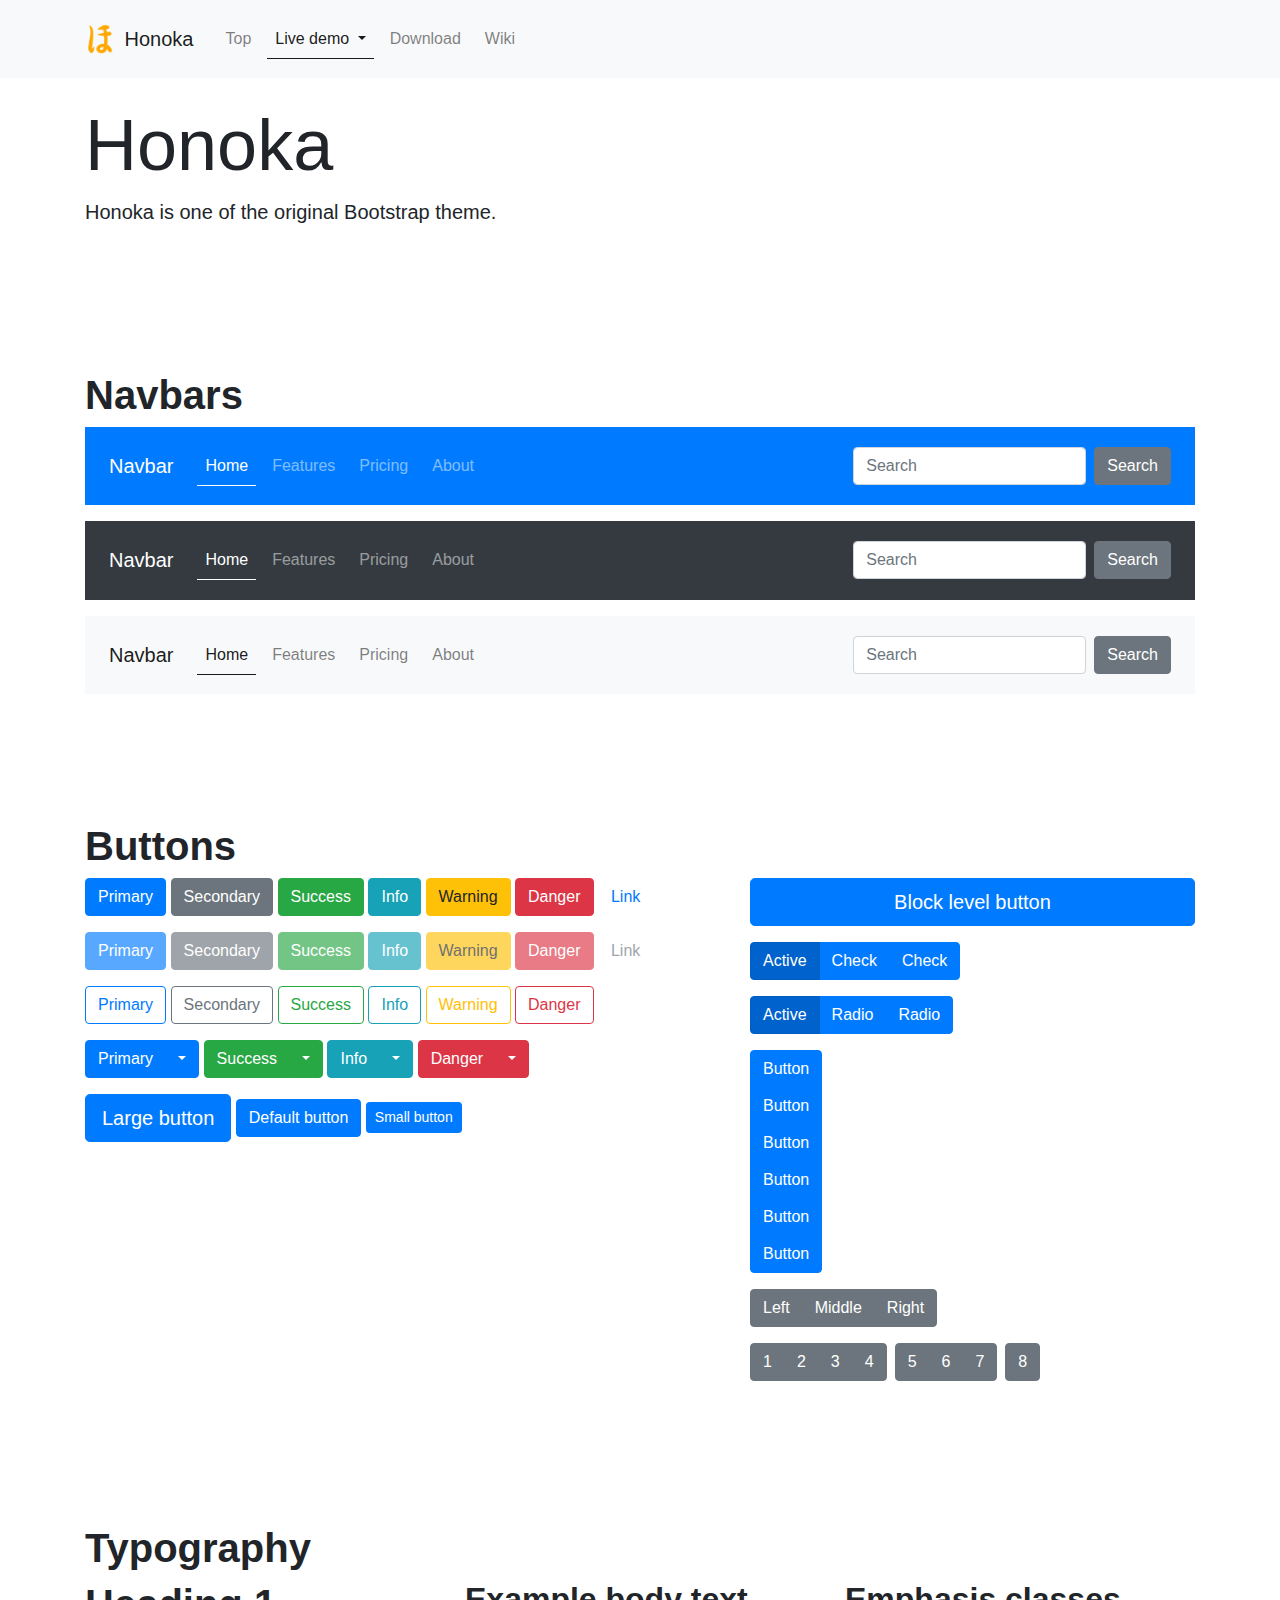
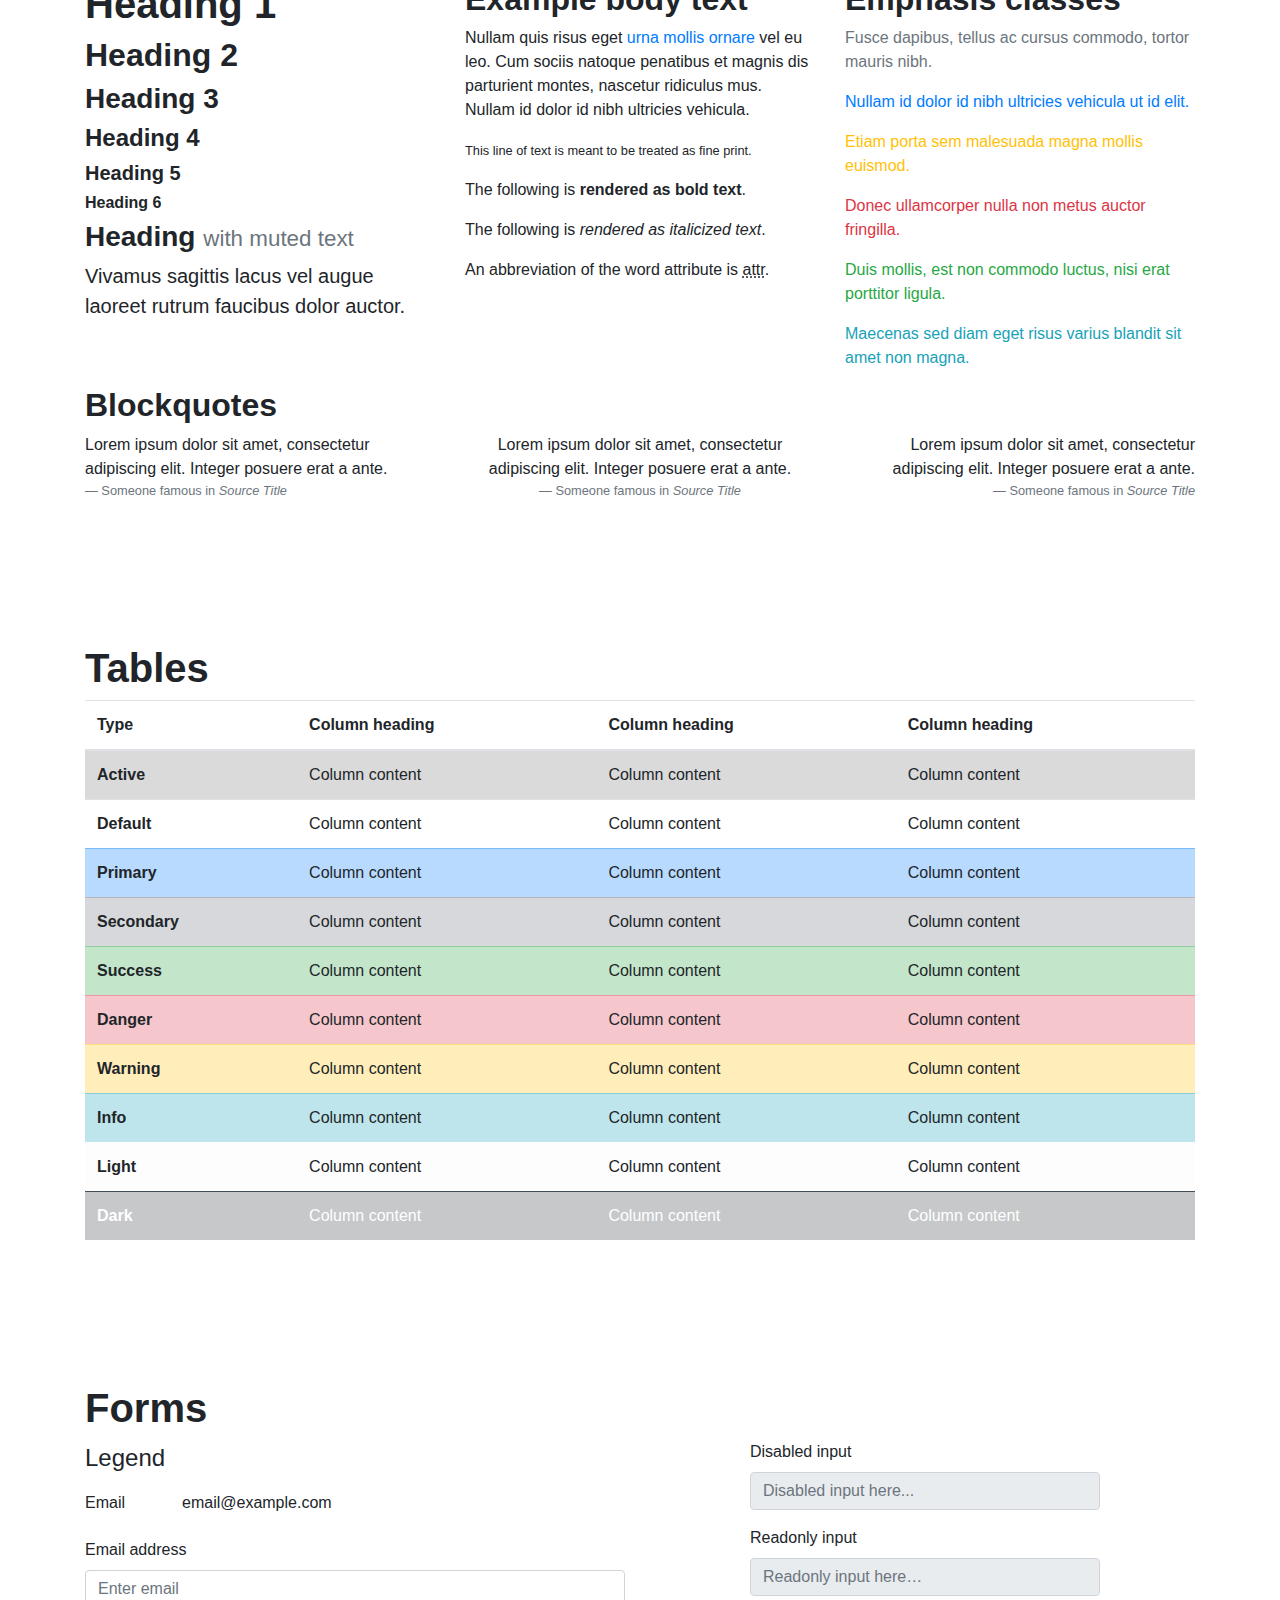
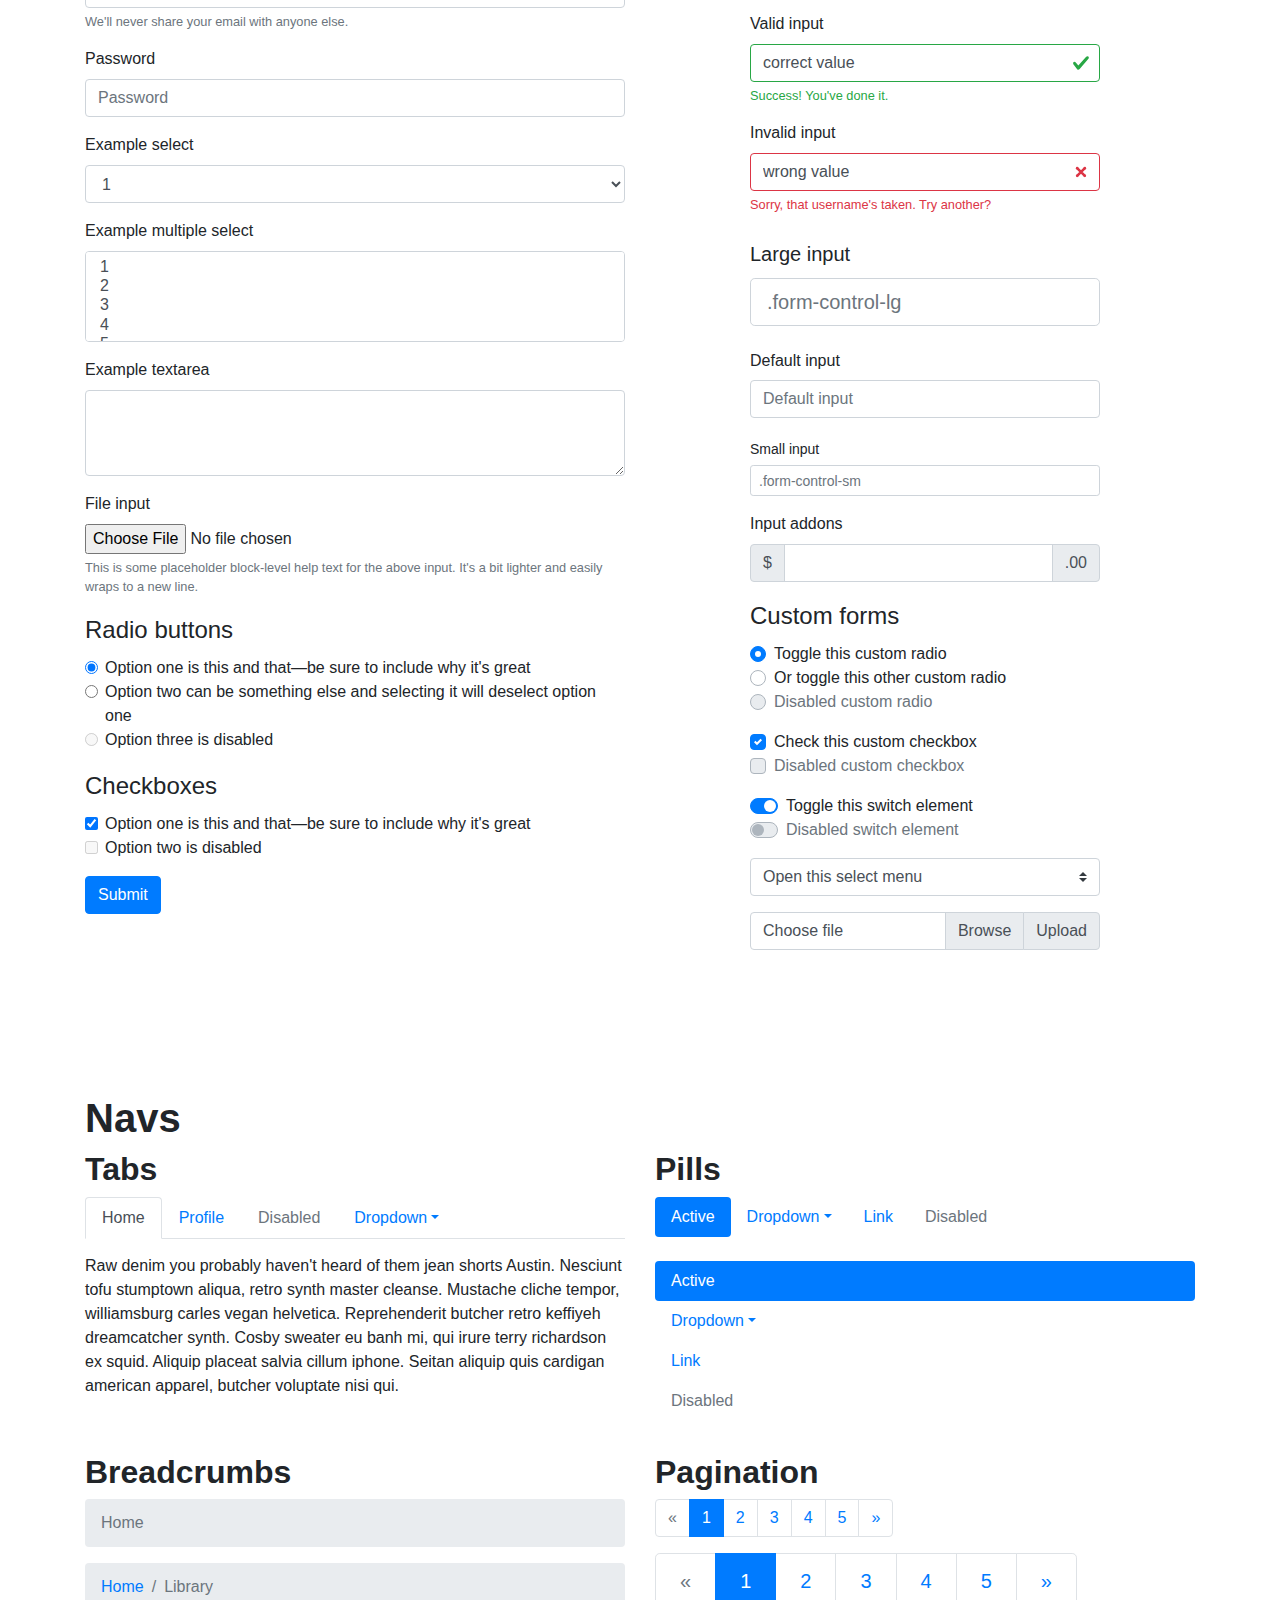
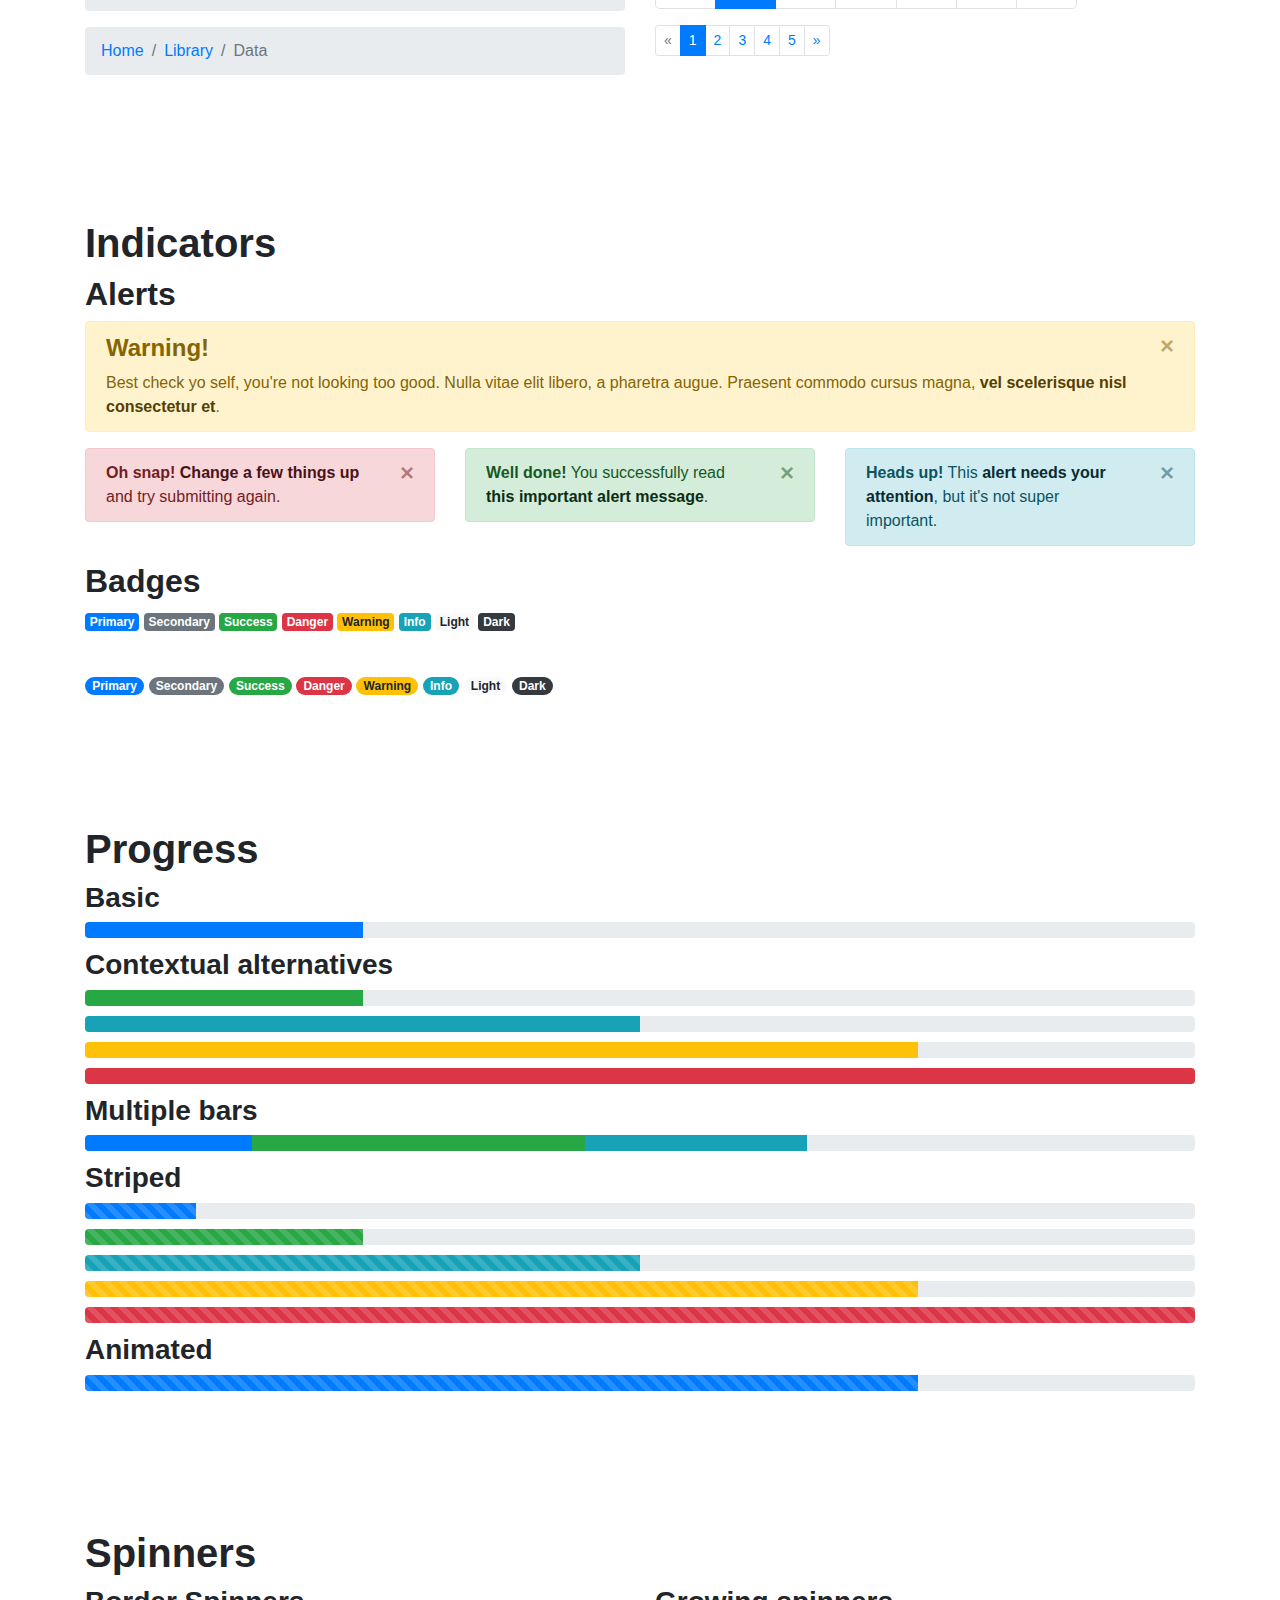
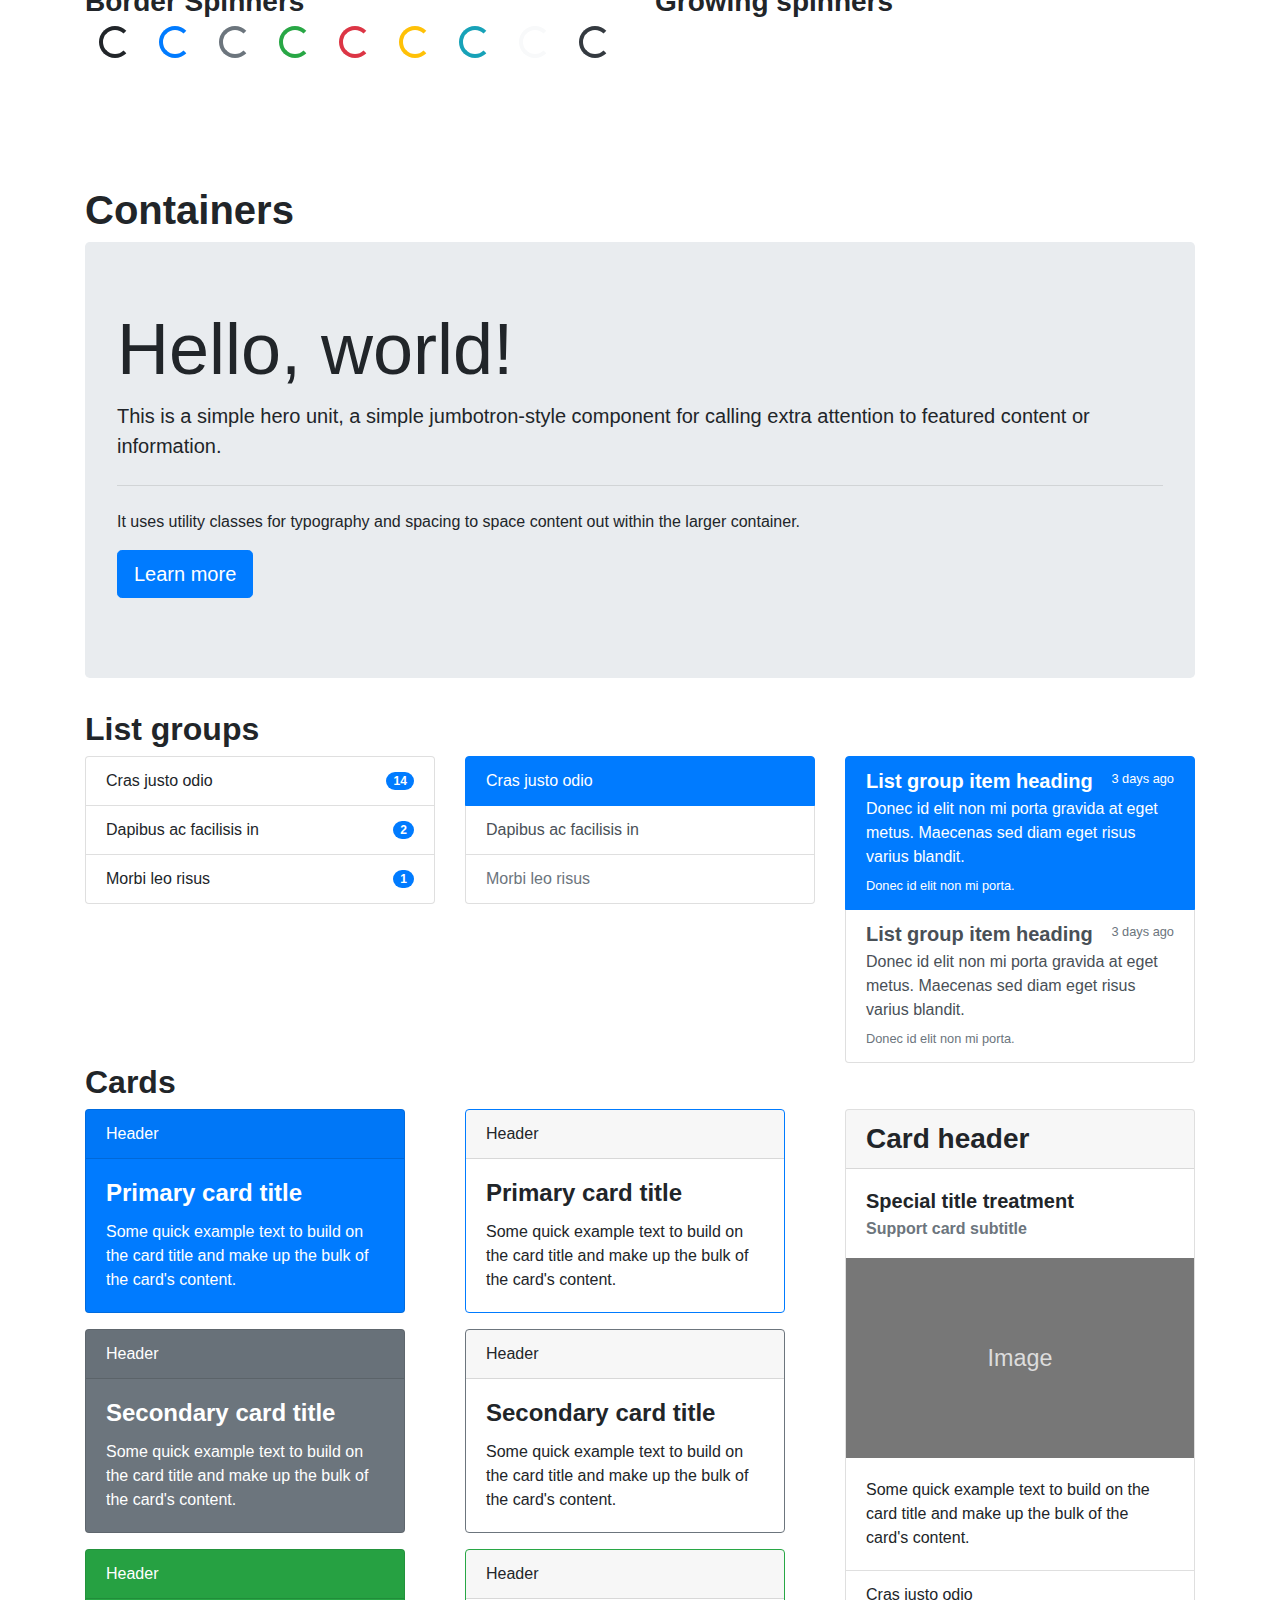
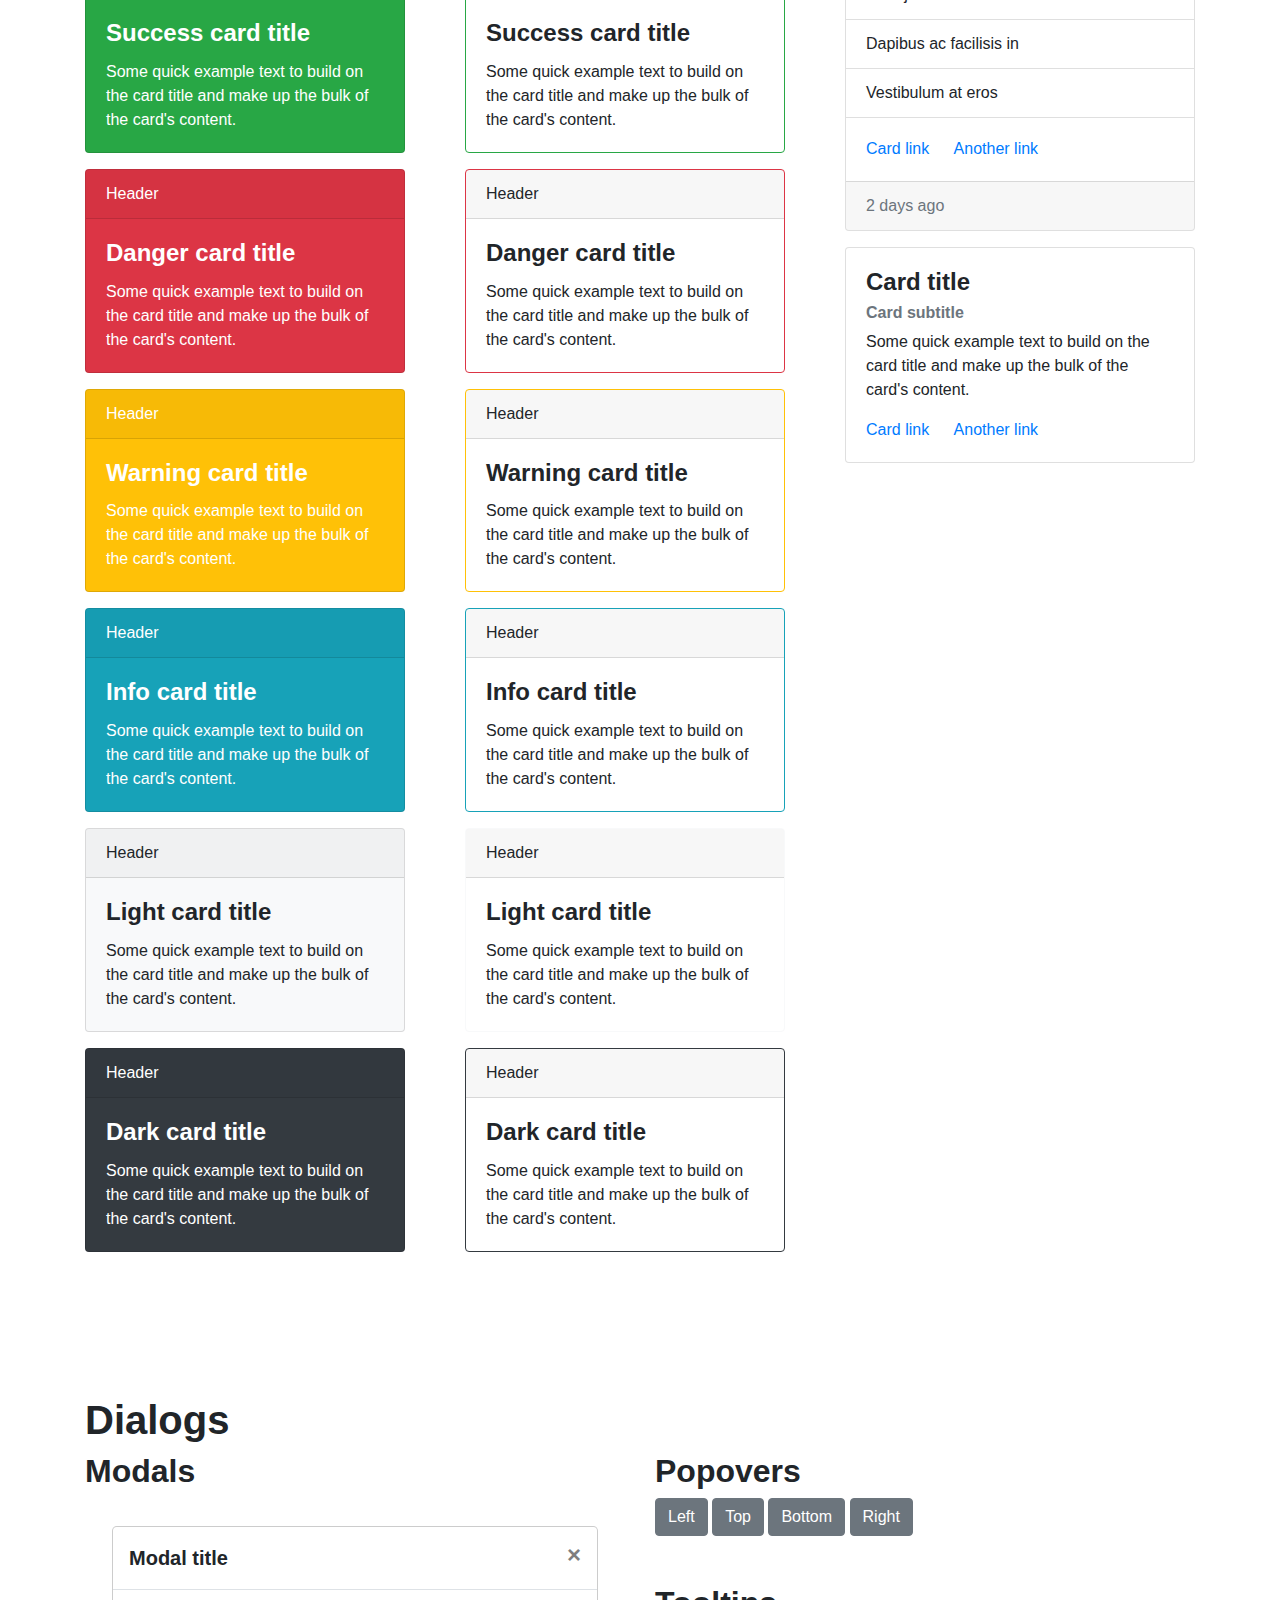
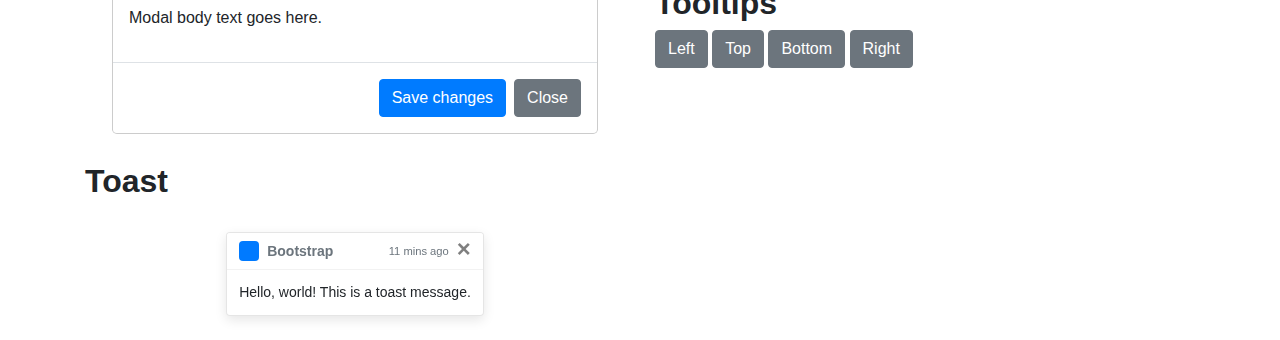
<file: bootstrap.html>
﻿<!DOCTYPE html>
<html>
<head>
  <meta charset="UTF-8">
  <meta name="viewport" content="width=device-width, initial-scale=1, shrink-to-fit=no">

  <title>Honoka</title>

  <link rel="stylesheet" type="text/css" href="css/bootstrap.css">
  <style type="text/css">
  .bs-component + .bs-component {
    margin-top: 1rem;
  }
  @media (min-width: 768px) {
    .bs-docs-section {
      margin-top: 8em;
    }
    .bs-component {
      position: relative;
    }
    .bs-component .modal {
      position: relative;
      top: auto;
      right: auto;
      bottom: auto;
      left: auto;
      z-index: 1;
      display: block;
    }
    .bs-component .modal-dialog {
      width: 90%;
    }
    .bs-component .popover {
      position: relative;
      display: inline-block;
      width: 220px;
      margin: 20px;
    }
    .nav-tabs {
      margin-bottom: 15px;
    }
    .progress {
      margin-bottom: 10px;
    }
  }
  </style>
</head>
<body>

<header>
  <nav class="navbar navbar-expand-lg navbar-light bg-light">
    <div class="container">
      <a class="navbar-brand" href="./">
        <img src="[data-uri]" width="30" height="30" class="d-inline-block align-top mr-1" alt="Honoka">
        Honoka
      </a>
      <button class="navbar-toggler" type="button" data-toggle="collapse" data-target="#navbar" aria-controls="navbar" aria-expanded="false" aria-label="Toggle navigation">
        <span class="navbar-toggler-icon"></span>
      </button>

      <div class="collapse navbar-collapse" id="navbar">
        <ul class="navbar-nav mr-auto">
          <li class="nav-item">
            <a class="nav-link" href="./">Top <span class="sr-only">(current)</span></a>
          </li>
          <li class="nav-item dropdown active">
            <a class="nav-link dropdown-toggle" href="#" id="navbarDropdown" role="button" data-toggle="dropdown" aria-haspopup="true" aria-expanded="false">
              Live demo
            </a>
            <div class="dropdown-menu" aria-labelledby="navbarDropdown">
              <a class="dropdown-item" href="./bootstrap-ja.html">Japanese Page</a>
              <a class="dropdown-item" href="./bootstrap.html">English Page</a>
            </div>
          </li>
          <li class="nav-item">
            <a class="nav-link" href="http://github.com/windyakin/Honoka/releases">Download</a>
          </li>
          <li class="nav-item">
            <a class="nav-link" href="http://github.com/windyakin/Honoka/wiki">Wiki</a>
          </li>
        </ul>
      </div>
    </div>
  </nav>
</header>

<div class="container">

  <div class="page-header" id="banner">
    <div class="row my-4">
      <div class="col-12">
        <h1 class="display-3">Honoka</h1>
        <p class="lead">Honoka is one of the original Bootstrap theme.</p>
      </div>
    </div>
  </div>

  <!-- Navbar
  ================================================== -->
  <section class="bs-docs-section clearfix">
    <div class="row">
      <div class="col-lg-12">
        <div class="page-header">
          <h1 id="navbars">Navbars</h1>
        </div>

        <div class="bs-component">
          <nav class="navbar navbar-expand-lg navbar-dark bg-primary">
            <a class="navbar-brand" href="#">Navbar</a>
            <button class="navbar-toggler" type="button" data-toggle="collapse" data-target="#navbarColor01" aria-controls="navbarColor01" aria-expanded="false" aria-label="Toggle navigation">
              <span class="navbar-toggler-icon"></span>
            </button>

            <div class="collapse navbar-collapse" id="navbarColor01">
              <ul class="navbar-nav mr-auto">
                <li class="nav-item active">
                  <a class="nav-link" href="#">Home <span class="sr-only">(current)</span></a>
                </li>
                <li class="nav-item">
                  <a class="nav-link" href="#">Features</a>
                </li>
                <li class="nav-item">
                  <a class="nav-link" href="#">Pricing</a>
                </li>
                <li class="nav-item">
                  <a class="nav-link" href="#">About</a>
                </li>
              </ul>
              <form class="form-inline my-2 my-lg-0">
                <input class="form-control mr-sm-2" type="text" placeholder="Search">
                <button class="btn btn-secondary my-2 my-sm-0" type="submit">Search</button>
              </form>
            </div>
          </nav>
        </div>

        <div class="bs-component">
          <nav class="navbar navbar-expand-lg navbar-dark bg-dark">
            <a class="navbar-brand" href="#">Navbar</a>
            <button class="navbar-toggler" type="button" data-toggle="collapse" data-target="#navbarColor02" aria-controls="navbarColor02" aria-expanded="false" aria-label="Toggle navigation">
              <span class="navbar-toggler-icon"></span>
            </button>

            <div class="collapse navbar-collapse" id="navbarColor02">
              <ul class="navbar-nav mr-auto">
                <li class="nav-item active">
                  <a class="nav-link" href="#">Home <span class="sr-only">(current)</span></a>
                </li>
                <li class="nav-item">
                  <a class="nav-link" href="#">Features</a>
                </li>
                <li class="nav-item">
                  <a class="nav-link" href="#">Pricing</a>
                </li>
                <li class="nav-item">
                  <a class="nav-link" href="#">About</a>
                </li>
              </ul>
              <form class="form-inline my-2 my-lg-0">
                <input class="form-control mr-sm-2" type="text" placeholder="Search">
                <button class="btn btn-secondary my-2 my-sm-0" type="submit">Search</button>
              </form>
            </div>
          </nav>
        </div>

        <div class="bs-component">
          <nav class="navbar navbar-expand-lg navbar-light bg-light">
            <a class="navbar-brand" href="#">Navbar</a>
            <button class="navbar-toggler" type="button" data-toggle="collapse" data-target="#navbarColor03" aria-controls="navbarColor03" aria-expanded="false" aria-label="Toggle navigation">
              <span class="navbar-toggler-icon"></span>
            </button>

            <div class="collapse navbar-collapse" id="navbarColor03">
              <ul class="navbar-nav mr-auto">
                <li class="nav-item active">
                  <a class="nav-link" href="#">Home <span class="sr-only">(current)</span></a>
                </li>
                <li class="nav-item">
                  <a class="nav-link" href="#">Features</a>
                </li>
                <li class="nav-item">
                  <a class="nav-link" href="#">Pricing</a>
                </li>
                <li class="nav-item">
                  <a class="nav-link" href="#">About</a>
                </li>
              </ul>
              <form class="form-inline my-2 my-lg-0">
                <input class="form-control mr-sm-2" type="text" placeholder="Search">
                <button class="btn btn-secondary my-2 my-sm-0" type="submit">Search</button>
              </form>
            </div>
          </nav>
        </div>

      </div>
    </div>
  </section>


  <!-- Buttons
  ================================================== -->
  <section class="bs-docs-section">
    <div class="page-header">
      <div class="row">
        <div class="col-lg-12">
          <h1 id="buttons">Buttons</h1>
        </div>
      </div>
    </div>

    <div class="row">
      <div class="col-lg-7">

        <p class="bs-component">
          <button type="button" class="btn btn-primary">Primary</button>
          <button type="button" class="btn btn-secondary">Secondary</button>
          <button type="button" class="btn btn-success">Success</button>
          <button type="button" class="btn btn-info">Info</button>
          <button type="button" class="btn btn-warning">Warning</button>
          <button type="button" class="btn btn-danger">Danger</button>
          <button type="button" class="btn btn-link">Link</button>
        </p>

        <p class="bs-component">
          <button type="button" class="btn btn-primary disabled">Primary</button>
          <button type="button" class="btn btn-secondary disabled">Secondary</button>
          <button type="button" class="btn btn-success disabled">Success</button>
          <button type="button" class="btn btn-info disabled">Info</button>
          <button type="button" class="btn btn-warning disabled">Warning</button>
          <button type="button" class="btn btn-danger disabled">Danger</button>
          <button type="button" class="btn btn-link disabled">Link</button>
        </p>

        <p class="bs-component">
          <button type="button" class="btn btn-outline-primary">Primary</button>
          <button type="button" class="btn btn-outline-secondary">Secondary</button>
          <button type="button" class="btn btn-outline-success">Success</button>
          <button type="button" class="btn btn-outline-info">Info</button>
          <button type="button" class="btn btn-outline-warning">Warning</button>
          <button type="button" class="btn btn-outline-danger">Danger</button>
        </p>

        <div class="bs-component">
          <div class="btn-group" role="group" aria-label="Button group with nested dropdown">
            <button type="button" class="btn btn-primary">Primary</button>
            <div class="btn-group" role="group">
              <button id="btnGroupDrop1" type="button" class="btn btn-primary dropdown-toggle" data-toggle="dropdown" aria-haspopup="true" aria-expanded="false"></button>
              <div class="dropdown-menu" aria-labelledby="btnGroupDrop1">
                <a class="dropdown-item" href="#">Dropdown link</a>
                <a class="dropdown-item" href="#">Dropdown link</a>
              </div>
            </div>
          </div>

          <div class="btn-group" role="group" aria-label="Button group with nested dropdown">
            <button type="button" class="btn btn-success">Success</button>
            <div class="btn-group" role="group">
              <button id="btnGroupDrop2" type="button" class="btn btn-success dropdown-toggle" data-toggle="dropdown" aria-haspopup="true" aria-expanded="false"></button>
              <div class="dropdown-menu" aria-labelledby="btnGroupDrop2">
                <a class="dropdown-item" href="#">Dropdown link</a>
                <a class="dropdown-item" href="#">Dropdown link</a>
              </div>
            </div>
          </div>

          <div class="btn-group" role="group" aria-label="Button group with nested dropdown">
            <button type="button" class="btn btn-info">Info</button>
            <div class="btn-group" role="group">
              <button id="btnGroupDrop3" type="button" class="btn btn-info dropdown-toggle" data-toggle="dropdown" aria-haspopup="true" aria-expanded="false"></button>
              <div class="dropdown-menu" aria-labelledby="btnGroupDrop3">
                <a class="dropdown-item" href="#">Dropdown link</a>
                <a class="dropdown-item" href="#">Dropdown link</a>
              </div>
            </div>
          </div>

          <div class="btn-group" role="group" aria-label="Button group with nested dropdown">
            <button type="button" class="btn btn-danger">Danger</button>
            <div class="btn-group" role="group">
              <button id="btnGroupDrop4" type="button" class="btn btn-danger dropdown-toggle" data-toggle="dropdown" aria-haspopup="true" aria-expanded="false"></button>
              <div class="dropdown-menu" aria-labelledby="btnGroupDrop4">
                <a class="dropdown-item" href="#">Dropdown link</a>
                <a class="dropdown-item" href="#">Dropdown link</a>
              </div>
            </div>
          </div>
        </div>

        <div class="bs-component">
          <button type="button" class="btn btn-primary btn-lg">Large button</button>
          <button type="button" class="btn btn-primary">Default button</button>
          <button type="button" class="btn btn-primary btn-sm">Small button</button>
        </div>

      </div>
      <div class="col-lg-5">

        <p class="bs-component">
          <button type="button" class="btn btn-primary btn-lg btn-block">Block level button</button>
        </p>

        <div class="bs-component" style="margin-bottom: 15px;">
          <div class="btn-group btn-group-toggle" data-toggle="buttons">
            <label class="btn btn-primary active">
              <input type="checkbox" checked autocomplete="off"> Active
            </label>
            <label class="btn btn-primary">
              <input type="checkbox" autocomplete="off"> Check
            </label>
            <label class="btn btn-primary">
              <input type="checkbox" autocomplete="off"> Check
            </label>
          </div>
        </div>

        <div class="bs-component" style="margin-bottom: 15px;">
          <div class="btn-group btn-group-toggle" data-toggle="buttons">
            <label class="btn btn-primary active">
              <input type="radio" name="options" id="option1" autocomplete="off" checked> Active
            </label>
            <label class="btn btn-primary">
              <input type="radio" name="options" id="option2" autocomplete="off"> Radio
            </label>
            <label class="btn btn-primary">
              <input type="radio" name="options" id="option3" autocomplete="off"> Radio
            </label>
          </div>
        </div>

        <div class="bs-component">
          <div class="btn-group-vertical" data-toggle="buttons">
            <button type="button" class="btn btn-primary">Button</button>
            <button type="button" class="btn btn-primary">Button</button>
            <button type="button" class="btn btn-primary">Button</button>
            <button type="button" class="btn btn-primary">Button</button>
            <button type="button" class="btn btn-primary">Button</button>
            <button type="button" class="btn btn-primary">Button</button>
          </div>
        </div>

        <div class="bs-component" style="margin-bottom: 15px;">
          <div class="btn-group" role="group" aria-label="Basic example">
            <button type="button" class="btn btn-secondary">Left</button>
            <button type="button" class="btn btn-secondary">Middle</button>
            <button type="button" class="btn btn-secondary">Right</button>
          </div>
        </div>

        <div class="bs-component" style="margin-bottom: 15px;">
          <div class="btn-toolbar" role="toolbar" aria-label="Toolbar with button groups">
            <div class="btn-group mr-2" role="group" aria-label="First group">
              <button type="button" class="btn btn-secondary">1</button>
              <button type="button" class="btn btn-secondary">2</button>
              <button type="button" class="btn btn-secondary">3</button>
              <button type="button" class="btn btn-secondary">4</button>
            </div>
            <div class="btn-group mr-2" role="group" aria-label="Second group">
              <button type="button" class="btn btn-secondary">5</button>
              <button type="button" class="btn btn-secondary">6</button>
              <button type="button" class="btn btn-secondary">7</button>
            </div>
            <div class="btn-group" role="group" aria-label="Third group">
              <button type="button" class="btn btn-secondary">8</button>
            </div>
          </div>
        </div>

      </div>
    </div>
  </section>

  <!-- Typography
  ================================================== -->
  <section class="bs-docs-section">
    <div class="row">
      <div class="col-lg-12">
        <div class="page-header">
          <h1 id="typography">Typography</h1>
        </div>
      </div>
    </div>

    <!-- Headings -->

    <div class="row">
      <div class="col-lg-4">
        <div class="bs-component">
          <h1>Heading 1</h1>
          <h2>Heading 2</h2>
          <h3>Heading 3</h3>
          <h4>Heading 4</h4>
          <h5>Heading 5</h5>
          <h6>Heading 6</h6>
          <h3>
            Heading
            <small class="text-muted">with muted text</small>
          </h3>
          <p class="lead">Vivamus sagittis lacus vel augue laoreet rutrum faucibus dolor auctor.</p>
        </div>
      </div>
      <div class="col-lg-4">
        <div class="bs-component">
          <h2>Example body text</h2>
          <p>Nullam quis risus eget <a href="#">urna mollis ornare</a> vel eu leo. Cum sociis natoque penatibus et magnis dis parturient montes, nascetur ridiculus mus. Nullam id dolor id nibh ultricies vehicula.</p>
          <p><small>This line of text is meant to be treated as fine print.</small></p>
          <p>The following is <strong>rendered as bold text</strong>.</p>
          <p>The following is <em>rendered as italicized text</em>.</p>
          <p>An abbreviation of the word attribute is <abbr title="attribute">attr</abbr>.</p>
        </div>

      </div>
      <div class="col-lg-4">
        <div class="bs-component">
          <h2>Emphasis classes</h2>
          <p class="text-muted">Fusce dapibus, tellus ac cursus commodo, tortor mauris nibh.</p>
          <p class="text-primary">Nullam id dolor id nibh ultricies vehicula ut id elit.</p>
          <p class="text-warning">Etiam porta sem malesuada magna mollis euismod.</p>
          <p class="text-danger">Donec ullamcorper nulla non metus auctor fringilla.</p>
          <p class="text-success">Duis mollis, est non commodo luctus, nisi erat porttitor ligula.</p>
          <p class="text-info">Maecenas sed diam eget risus varius blandit sit amet non magna.</p>
        </div>

      </div>
    </div>

    <!-- Blockquotes -->

    <div class="row">
      <div class="col-lg-12">
        <h2 id="type-blockquotes">Blockquotes</h2>
      </div>
    </div>
    <div class="row">
      <div class="col-lg-4">
        <div class="bs-component">
          <blockquote class="blockquote">
            <p class="mb-0">Lorem ipsum dolor sit amet, consectetur adipiscing elit. Integer posuere erat a ante.</p>
            <footer class="blockquote-footer">Someone famous in <cite title="Source Title">Source Title</cite></footer>
          </blockquote>
        </div>
      </div>
      <div class="col-lg-4">
        <div class="bs-component">
          <blockquote class="blockquote text-center">
            <p class="mb-0">Lorem ipsum dolor sit amet, consectetur adipiscing elit. Integer posuere erat a ante.</p>
            <footer class="blockquote-footer">Someone famous in <cite title="Source Title">Source Title</cite></footer>
          </blockquote>
        </div>
      </div>
      <div class="col-lg-4">
        <div class="bs-component">
          <blockquote class="blockquote text-right">
            <p class="mb-0">Lorem ipsum dolor sit amet, consectetur adipiscing elit. Integer posuere erat a ante.</p>
            <footer class="blockquote-footer">Someone famous in <cite title="Source Title">Source Title</cite></footer>
          </blockquote>
        </div>
      </div>
    </div>
  </section>

  <!-- Tables
  ================================================== -->
  <section class="bs-docs-section">

    <div class="row">
      <div class="col-lg-12">
        <div class="page-header">
          <h1 id="tables">Tables</h1>
        </div>

        <div class="bs-component">
          <table class="table table-hover">
            <thead>
              <tr>
                <th scope="col">Type</th>
                <th scope="col">Column heading</th>
                <th scope="col">Column heading</th>
                <th scope="col">Column heading</th>
              </tr>
            </thead>
            <tbody>
              <tr class="table-active">
                <th scope="row">Active</th>
                <td>Column content</td>
                <td>Column content</td>
                <td>Column content</td>
              </tr>
              <tr>
                <th scope="row">Default</th>
                <td>Column content</td>
                <td>Column content</td>
                <td>Column content</td>
              </tr>
              <tr class="table-primary">
                <th scope="row">Primary</th>
                <td>Column content</td>
                <td>Column content</td>
                <td>Column content</td>
              </tr>
              <tr class="table-secondary">
                <th scope="row">Secondary</th>
                <td>Column content</td>
                <td>Column content</td>
                <td>Column content</td>
              </tr>
              <tr class="table-success">
                <th scope="row">Success</th>
                <td>Column content</td>
                <td>Column content</td>
                <td>Column content</td>
              </tr>
              <tr class="table-danger">
                <th scope="row">Danger</th>
                <td>Column content</td>
                <td>Column content</td>
                <td>Column content</td>
              </tr>
              <tr class="table-warning">
                <th scope="row">Warning</th>
                <td>Column content</td>
                <td>Column content</td>
                <td>Column content</td>
              </tr>
              <tr class="table-info">
                <th scope="row">Info</th>
                <td>Column content</td>
                <td>Column content</td>
                <td>Column content</td>
              </tr>
              <tr class="table-light">
                <th scope="row">Light</th>
                <td>Column content</td>
                <td>Column content</td>
                <td>Column content</td>
              </tr>
              <tr class="table-dark">
                <th scope="row">Dark</th>
                <td>Column content</td>
                <td>Column content</td>
                <td>Column content</td>
              </tr>
            </tbody>
          </table>
        </div><!-- /example -->
      </div>
    </div>
  </section>

  <!-- Forms
  ================================================== -->
  <section class="bs-docs-section">
    <div class="row">
      <div class="col-lg-12">
        <div class="page-header">
          <h1 id="forms">Forms</h1>
        </div>
      </div>
    </div>

    <div class="row">
      <div class="col-lg-6">
        <div class="bs-component">
          <form>
            <fieldset>
              <legend>Legend</legend>
              <div class="form-group row">
                <label for="staticEmail" class="col-sm-2 col-form-label">Email</label>
                <div class="col-sm-10">
                  <input type="text" readonly class="form-control-plaintext" id="staticEmail" value="email@example.com">
                </div>
              </div>
              <div class="form-group">
                <label for="exampleInputEmail1">Email address</label>
                <input type="email" class="form-control" id="exampleInputEmail1" aria-describedby="emailHelp" placeholder="Enter email">
                <small id="emailHelp" class="form-text text-muted">We'll never share your email with anyone else.</small>
              </div>
              <div class="form-group">
                <label for="exampleInputPassword1">Password</label>
                <input type="password" class="form-control" id="exampleInputPassword1" placeholder="Password">
              </div>
              <div class="form-group">
                <label for="exampleSelect1">Example select</label>
                <select class="form-control" id="exampleSelect1">
                  <option>1</option>
                  <option>2</option>
                  <option>3</option>
                  <option>4</option>
                  <option>5</option>
                </select>
              </div>
              <div class="form-group">
                <label for="exampleSelect2">Example multiple select</label>
                <select multiple class="form-control" id="exampleSelect2">
                  <option>1</option>
                  <option>2</option>
                  <option>3</option>
                  <option>4</option>
                  <option>5</option>
                </select>
              </div>
              <div class="form-group">
                <label for="exampleTextarea">Example textarea</label>
                <textarea class="form-control" id="exampleTextarea" rows="3"></textarea>
              </div>
              <div class="form-group">
                <label for="exampleInputFile">File input</label>
                <input type="file" class="form-control-file" id="exampleInputFile" aria-describedby="fileHelp">
                <small id="fileHelp" class="form-text text-muted">This is some placeholder block-level help text for the above input. It's a bit lighter and easily wraps to a new line.</small>
              </div>
              <fieldset class="form-group">
                <legend>Radio buttons</legend>
                <div class="form-check">
                  <label class="form-check-label">
                    <input type="radio" class="form-check-input" name="optionsRadios" id="optionsRadios1" value="option1" checked>
                    Option one is this and that&mdash;be sure to include why it's great
                  </label>
                </div>
                <div class="form-check">
                <label class="form-check-label">
                    <input type="radio" class="form-check-input" name="optionsRadios" id="optionsRadios2" value="option2">
                    Option two can be something else and selecting it will deselect option one
                  </label>
                </div>
                <div class="form-check disabled">
                <label class="form-check-label">
                    <input type="radio" class="form-check-input" name="optionsRadios" id="optionsRadios3" value="option3" disabled>
                    Option three is disabled
                  </label>
                </div>
              </fieldset>
              <fieldset class="form-group">
                <legend>Checkboxes</legend>
                <div class="form-check">
                  <label class="form-check-label">
                    <input class="form-check-input" type="checkbox" value="" checked>
                    Option one is this and that&mdash;be sure to include why it's great
                  </label>
                </div>
                <div class="form-check disabled">
                  <label class="form-check-label">
                    <input class="form-check-input" type="checkbox" value="" disabled>
                    Option two is disabled
                  </label>
                </div>
              </fieldset>
              <button type="submit" class="btn btn-primary">Submit</button>
            </fieldset>
          </form>
        </div>
      </div>
      <div class="col-lg-4 offset-lg-1">

        <form class="bs-component">
          <div class="form-group">
            <fieldset disabled>
              <label class="control-label" for="disabledInput">Disabled input</label>
              <input class="form-control" id="disabledInput" type="text" placeholder="Disabled input here..." disabled="">
            </fieldset>
          </div>

          <div class="form-group">
            <fieldset>
              <label class="control-label" for="readOnlyInput">Readonly input</label>
              <input class="form-control" id="readOnlyInput" type="text" placeholder="Readonly input here…" readonly>
            </fieldset>
          </div>

          <div class="form-group has-success">
            <label class="form-control-label" for="inputSuccess1">Valid input</label>
            <input type="text" value="correct value" class="form-control is-valid" id="inputValid">
            <div class="valid-feedback">Success! You've done it.</div>
          </div>

          <div class="form-group has-danger">
            <label class="form-control-label" for="inputDanger1">Invalid input</label>
            <input type="text" value="wrong value" class="form-control is-invalid" id="inputInvalid">
            <div class="invalid-feedback">Sorry, that username's taken. Try another?</div>
          </div>

          <div class="form-group">
            <label class="col-form-label col-form-label-lg" for="inputLarge">Large input</label>
            <input class="form-control form-control-lg" type="text" placeholder=".form-control-lg" id="inputLarge">
          </div>

          <div class="form-group">
            <label class="col-form-label" for="inputDefault">Default input</label>
            <input type="text" class="form-control" placeholder="Default input" id="inputDefault">
          </div>

          <div class="form-group">
            <label class="col-form-label col-form-label-sm" for="inputSmall">Small input</label>
            <input class="form-control form-control-sm" type="text" placeholder=".form-control-sm" id="inputSmall">
          </div>

          <div class="form-group">
            <label class="control-label">Input addons</label>
            <div class="form-group">
              <div class="input-group mb-3">
                <div class="input-group-prepend">
                  <span class="input-group-text">$</span>
                </div>
                <input type="text" class="form-control" aria-label="Amount (to the nearest dollar)">
                <div class="input-group-append">
                  <span class="input-group-text">.00</span>
                </div>
              </div>
            </div>
          </div>
        </form>

        <div class="bs-component">
          <fieldset>
            <legend>Custom forms</legend>
            <div class="form-group">
              <div class="custom-control custom-radio">
                <input type="radio" id="customRadio1" name="customRadio" class="custom-control-input" checked>
                <label class="custom-control-label" for="customRadio1">Toggle this custom radio</label>
              </div>
              <div class="custom-control custom-radio">
                <input type="radio" id="customRadio2" name="customRadio" class="custom-control-input">
                <label class="custom-control-label" for="customRadio2">Or toggle this other custom radio</label>
              </div>
              <div class="custom-control custom-radio">
                <input type="radio" id="customRadio3" name="customRadio" class="custom-control-input" disabled>
                <label class="custom-control-label" for="customRadio3">Disabled custom radio</label>
              </div>
            </div>
            <div class="form-group">
              <div class="custom-control custom-checkbox">
                <input type="checkbox" class="custom-control-input" id="customCheck1" checked>
                <label class="custom-control-label" for="customCheck1">Check this custom checkbox</label>
              </div>
              <div class="custom-control custom-checkbox">
                <input type="checkbox" class="custom-control-input" id="customCheck2" disabled>
                <label class="custom-control-label" for="customCheck2">Disabled custom checkbox</label>
              </div>
            </div>
            <div class="form-group">
              <div class="custom-control custom-switch">
                <input type="checkbox" class="custom-control-input" id="customSwitch1" checked="">
                <label class="custom-control-label" for="customSwitch1">Toggle this switch element</label>
              </div>
              <div class="custom-control custom-switch">
                <input type="checkbox" class="custom-control-input" disabled="" id="customSwitch2">
                <label class="custom-control-label" for="customSwitch2">Disabled switch element</label>
              </div>
            </div>
            <div class="form-group">
              <select class="custom-select">
                <option selected>Open this select menu</option>
                <option value="1">One</option>
                <option value="2">Two</option>
                <option value="3">Three</option>
              </select>
            </div>
            <div class="form-group">
              <div class="input-group mb-3">
                <div class="custom-file">
                  <input type="file" class="custom-file-input" id="inputGroupFile02">
                  <label class="custom-file-label" for="inputGroupFile02">Choose file</label>
                </div>
                <div class="input-group-append">
                  <span class="input-group-text" id="">Upload</span>
                </div>
              </div>
            </div>
          </fieldset>
        </div>

      </div>
    </div>
  </section>

  <!-- Navs
  ================================================== -->
  <section class="bs-docs-section">

    <div class="row">
      <div class="col-lg-12">
        <div class="page-header">
          <h1 id="navs">Navs</h1>
        </div>
      </div>
    </div>

    <div class="row" style="margin-bottom: 2rem;">
      <div class="col-lg-6">
        <h2 id="nav-tabs">Tabs</h2>
        <div class="bs-component">
          <ul class="nav nav-tabs">
            <li class="nav-item">
              <a class="nav-link active" data-toggle="tab" href="#home">Home</a>
            </li>
            <li class="nav-item">
              <a class="nav-link" data-toggle="tab" href="#profile">Profile</a>
            </li>
            <li class="nav-item">
              <a class="nav-link disabled" href="#">Disabled</a>
            </li>
            <li class="nav-item dropdown">
              <a class="nav-link dropdown-toggle" data-toggle="dropdown" href="#" role="button" aria-haspopup="true" aria-expanded="false">Dropdown</a>
              <div class="dropdown-menu">
                <a class="dropdown-item" href="#">Action</a>
                <a class="dropdown-item" href="#">Another action</a>
                <a class="dropdown-item" href="#">Something else here</a>
                <div class="dropdown-divider"></div>
                <a class="dropdown-item" href="#">Separated link</a>
              </div>
            </li>
          </ul>
          <div id="myTabContent" class="tab-content">
            <div class="tab-pane fade show active" id="home">
              <p>Raw denim you probably haven't heard of them jean shorts Austin. Nesciunt tofu stumptown aliqua, retro synth master cleanse. Mustache cliche tempor, williamsburg carles vegan helvetica. Reprehenderit butcher retro keffiyeh dreamcatcher synth. Cosby sweater eu banh mi, qui irure terry richardson ex squid. Aliquip placeat salvia cillum iphone. Seitan aliquip quis cardigan american apparel, butcher voluptate nisi qui.</p>
            </div>
            <div class="tab-pane fade" id="profile">
              <p>Food truck fixie locavore, accusamus mcsweeney's marfa nulla single-origin coffee squid. Exercitation +1 labore velit, blog sartorial PBR leggings next level wes anderson artisan four loko farm-to-table craft beer twee. Qui photo booth letterpress, commodo enim craft beer mlkshk aliquip jean shorts ullamco ad vinyl cillum PBR. Homo nostrud organic, assumenda labore aesthetic magna delectus mollit.</p>
            </div>
            <div class="tab-pane fade" id="dropdown1">
              <p>Etsy mixtape wayfarers, ethical wes anderson tofu before they sold out mcsweeney's organic lomo retro fanny pack lo-fi farm-to-table readymade. Messenger bag gentrify pitchfork tattooed craft beer, iphone skateboard locavore carles etsy salvia banksy hoodie helvetica. DIY synth PBR banksy irony. Leggings gentrify squid 8-bit cred pitchfork.</p>
            </div>
            <div class="tab-pane fade" id="dropdown2">
              <p>Trust fund seitan letterpress, keytar raw denim keffiyeh etsy art party before they sold out master cleanse gluten-free squid scenester freegan cosby sweater. Fanny pack portland seitan DIY, art party locavore wolf cliche high life echo park Austin. Cred vinyl keffiyeh DIY salvia PBR, banh mi before they sold out farm-to-table VHS viral locavore cosby sweater.</p>
            </div>
          </div>
        </div>
      </div>

      <div class="col-lg-6">
        <h2 id="nav-pills">Pills</h2>
        <div class="bs-component">
          <ul class="nav nav-pills">
            <li class="nav-item">
              <a class="nav-link active" href="#">Active</a>
            </li>
            <li class="nav-item dropdown">
              <a class="nav-link dropdown-toggle" data-toggle="dropdown" href="#" role="button" aria-haspopup="true" aria-expanded="false">Dropdown</a>
              <div class="dropdown-menu">
                <a class="dropdown-item" href="#">Action</a>
                <a class="dropdown-item" href="#">Another action</a>
                <a class="dropdown-item" href="#">Something else here</a>
                <div class="dropdown-divider"></div>
                <a class="dropdown-item" href="#">Separated link</a>
              </div>
            </li>
            <li class="nav-item">
              <a class="nav-link" href="#">Link</a>
            </li>
            <li class="nav-item">
              <a class="nav-link disabled" href="#">Disabled</a>
            </li>
          </ul>
        </div>
        <br>
        <div class="bs-component">
          <ul class="nav nav-pills flex-column">
            <li class="nav-item">
              <a class="nav-link active" href="#">Active</a>
            </li>
            <li class="nav-item dropdown">
              <a class="nav-link dropdown-toggle" data-toggle="dropdown" href="#" role="button" aria-haspopup="true" aria-expanded="false">Dropdown</a>
              <div class="dropdown-menu">
                <a class="dropdown-item" href="#">Action</a>
                <a class="dropdown-item" href="#">Another action</a>
                <a class="dropdown-item" href="#">Something else here</a>
                <div class="dropdown-divider"></div>
                <a class="dropdown-item" href="#">Separated link</a>
              </div>
            </li>
            <li class="nav-item">
              <a class="nav-link" href="#">Link</a>
            </li>
            <li class="nav-item">
              <a class="nav-link disabled" href="#">Disabled</a>
            </li>
          </ul>
        </div>
      </div>
    </div>

    <div class="row">
      <div class="col-lg-6">
        <h2 id="nav-breadcrumbs">Breadcrumbs</h2>
        <div class="bs-component">
          <ol class="breadcrumb">
            <li class="breadcrumb-item active">Home</li>
          </ol>
          <ol class="breadcrumb">
            <li class="breadcrumb-item"><a href="#">Home</a></li>
            <li class="breadcrumb-item active">Library</li>
          </ol>
          <ol class="breadcrumb">
            <li class="breadcrumb-item"><a href="#">Home</a></li>
            <li class="breadcrumb-item"><a href="#">Library</a></li>
            <li class="breadcrumb-item active">Data</li>
          </ol>
        </div>
      </div>

      <div class="col-lg-6">
        <h2 id="pagination">Pagination</h2>
        <div class="bs-component">
          <div>
            <ul class="pagination">
              <li class="page-item disabled">
                <a class="page-link" href="#">&laquo;</a>
              </li>
              <li class="page-item active">
                <a class="page-link" href="#">1</a>
              </li>
              <li class="page-item">
                <a class="page-link" href="#">2</a>
              </li>
              <li class="page-item">
                <a class="page-link" href="#">3</a>
              </li>
              <li class="page-item">
                <a class="page-link" href="#">4</a>
              </li>
              <li class="page-item">
                <a class="page-link" href="#">5</a>
              </li>
              <li class="page-item">
                <a class="page-link" href="#">&raquo;</a>
              </li>
            </ul>
          </div>

          <div>
            <ul class="pagination pagination-lg">
              <li class="page-item disabled">
                <a class="page-link" href="#">&laquo;</a>
              </li>
              <li class="page-item active">
                <a class="page-link" href="#">1</a>
              </li>
              <li class="page-item">
                <a class="page-link" href="#">2</a>
              </li>
              <li class="page-item">
                <a class="page-link" href="#">3</a>
              </li>
              <li class="page-item">
                <a class="page-link" href="#">4</a>
              </li>
              <li class="page-item">
                <a class="page-link" href="#">5</a>
              </li>
              <li class="page-item">
                <a class="page-link" href="#">&raquo;</a>
              </li>
            </ul>
          </div>

          <div>
            <ul class="pagination pagination-sm">
              <li class="page-item disabled">
                <a class="page-link" href="#">&laquo;</a>
              </li>
              <li class="page-item active">
                <a class="page-link" href="#">1</a>
              </li>
              <li class="page-item">
                <a class="page-link" href="#">2</a>
              </li>
              <li class="page-item">
                <a class="page-link" href="#">3</a>
              </li>
              <li class="page-item">
                <a class="page-link" href="#">4</a>
              </li>
              <li class="page-item">
                <a class="page-link" href="#">5</a>
              </li>
              <li class="page-item">
                <a class="page-link" href="#">&raquo;</a>
              </li>
            </ul>
          </div>

        </div>
      </div>
    </div>
  </section>

  <!-- Indicators
  ================================================== -->
  <section class="bs-docs-section">

    <div class="row">
      <div class="col-lg-12">
        <div class="page-header">
          <h1 id="indicators">Indicators</h1>
        </div>
      </div>
    </div>

    <div class="row">
      <div class="col-lg-12">
        <h2>Alerts</h2>
        <div class="bs-component">
          <div class="alert alert-dismissible alert-warning">
            <button type="button" class="close" data-dismiss="alert">&times;</button>
            <h4 class="alert-heading">Warning!</h4>
            <p class="mb-0">Best check yo self, you're not looking too good. Nulla vitae elit libero, a pharetra augue. Praesent commodo cursus magna, <a href="#" class="alert-link">vel scelerisque nisl consectetur et</a>.</p>
          </div>
        </div>
      </div>
    </div>
    <div class="row">
      <div class="col-lg-4">
        <div class="bs-component">
          <div class="alert alert-dismissible alert-danger">
            <button type="button" class="close" data-dismiss="alert">&times;</button>
            <strong>Oh snap!</strong> <a href="#" class="alert-link">Change a few things up</a> and try submitting again.
          </div>
        </div>
      </div>
      <div class="col-lg-4">
        <div class="bs-component">
          <div class="alert alert-dismissible alert-success">
            <button type="button" class="close" data-dismiss="alert">&times;</button>
            <strong>Well done!</strong> You successfully read <a href="#" class="alert-link">this important alert message</a>.
          </div>
        </div>
      </div>
      <div class="col-lg-4">
        <div class="bs-component">
          <div class="alert alert-dismissible alert-info">
            <button type="button" class="close" data-dismiss="alert">&times;</button>
            <strong>Heads up!</strong> This <a href="#" class="alert-link">alert needs your attention</a>, but it's not super important.
          </div>
        </div>
      </div>
    </div>
    <div>
      <h2>Badges</h2>
      <div class="bs-component" style="margin-bottom: 40px;">
        <span class="badge badge-primary">Primary</span>
        <span class="badge badge-secondary">Secondary</span>
        <span class="badge badge-success">Success</span>
        <span class="badge badge-danger">Danger</span>
        <span class="badge badge-warning">Warning</span>
        <span class="badge badge-info">Info</span>
        <span class="badge badge-light">Light</span>
        <span class="badge badge-dark">Dark</span>
      </div>
      <div class="bs-component">
        <span class="badge badge-pill badge-primary">Primary</span>
        <span class="badge badge-pill badge-secondary">Secondary</span>
        <span class="badge badge-pill badge-success">Success</span>
        <span class="badge badge-pill badge-danger">Danger</span>
        <span class="badge badge-pill badge-warning">Warning</span>
        <span class="badge badge-pill badge-info">Info</span>
        <span class="badge badge-pill badge-light">Light</span>
        <span class="badge badge-pill badge-dark">Dark</span>
      </div>
    </div>
  </section>


  <!-- Progress bars
  ================================================== -->
  <section class="bs-docs-section">

    <div class="row">
      <div class="col-lg-12">
        <div class="page-header">
          <h1 id="progress">Progress</h1>
        </div>

        <h3 id="progress-basic">Basic</h3>
        <div class="bs-component">
          <div class="progress">
            <div class="progress-bar" role="progressbar" style="width: 25%;" aria-valuenow="25" aria-valuemin="0" aria-valuemax="100"></div>
          </div>
        </div>

        <h3 id="progress-alternatives">Contextual alternatives</h3>
        <div class="bs-component">
          <div class="progress">
            <div class="progress-bar bg-success" role="progressbar" style="width: 25%;" aria-valuenow="25" aria-valuemin="0" aria-valuemax="100"></div>
          </div>
          <div class="progress">
            <div class="progress-bar bg-info" role="progressbar" style="width: 50%;" aria-valuenow="50" aria-valuemin="0" aria-valuemax="100"></div>
          </div>
          <div class="progress">
            <div class="progress-bar bg-warning" role="progressbar" style="width: 75%;" aria-valuenow="75" aria-valuemin="0" aria-valuemax="100"></div>
          </div>
          <div class="progress">
            <div class="progress-bar bg-danger" role="progressbar" style="width: 100%;" aria-valuenow="100" aria-valuemin="0" aria-valuemax="100"></div>
          </div>
        </div>

        <h3 id="progress-multiple">Multiple bars</h3>
        <div class="bs-component">
          <div class="progress">
            <div class="progress-bar" role="progressbar" style="width: 15%;" aria-valuenow="15" aria-valuemin="0" aria-valuemax="100"></div>
            <div class="progress-bar bg-success" role="progressbar" style="width: 30%;" aria-valuenow="30" aria-valuemin="0" aria-valuemax="100"></div>
            <div class="progress-bar bg-info" role="progressbar" style="width: 20%;" aria-valuenow="20" aria-valuemin="0" aria-valuemax="100"></div>
          </div>
        </div>

        <h3 id="progress-striped">Striped</h3>
        <div class="bs-component">
          <div class="progress">
            <div class="progress-bar progress-bar-striped" role="progressbar" style="width: 10%;" aria-valuenow="10" aria-valuemin="0" aria-valuemax="100"></div>
          </div>
          <div class="progress">
            <div class="progress-bar progress-bar-striped bg-success" role="progressbar" style="width: 25%;" aria-valuenow="25" aria-valuemin="0" aria-valuemax="100"></div>
          </div>
          <div class="progress">
            <div class="progress-bar progress-bar-striped bg-info" role="progressbar" style="width: 50%;" aria-valuenow="50" aria-valuemin="0" aria-valuemax="100"></div>
          </div>
          <div class="progress">
            <div class="progress-bar progress-bar-striped bg-warning" role="progressbar" style="width: 75%;" aria-valuenow="75" aria-valuemin="0" aria-valuemax="100"></div>
          </div>
          <div class="progress">
            <div class="progress-bar progress-bar-striped bg-danger" role="progressbar" style="width: 100%;" aria-valuenow="100" aria-valuemin="0" aria-valuemax="100"></div>
          </div>
        </div>

        <h3 id="progress-animated">Animated</h3>
        <div class="bs-component">
          <div class="progress">
            <div class="progress-bar progress-bar-striped progress-bar-animated" role="progressbar" aria-valuenow="75" aria-valuemin="0" aria-valuemax="100" style="width: 75%;"></div>
          </div>
        </div>
      </div>
    </div>
  </section>


  <!-- Spinners
  ================================================== -->
  <section class="bs-docs-section">

    <div class="row">
      <div class="col-lg-12">
        <div class="page-header">
          <h1 id="spinners">Spinners</h1>
        </div>
      </div>
    </div>

    <div class="row">
      <div class="col-md-6 ">
        <h3 id="spinners-border">Border Spinners</h3>
        <div class="bs-component d-flex justify-content-around">
          <div class="spinner-border" role="status">
            <span class="sr-only">Loading...</span>
          </div>
          <div class="spinner-border text-primary" role="status">
            <span class="sr-only">Loading...</span>
          </div>
          <div class="spinner-border text-secondary" role="status">
            <span class="sr-only">Loading...</span>
          </div>
          <div class="spinner-border text-success" role="status">
            <span class="sr-only">Loading...</span>
          </div>
          <div class="spinner-border text-danger" role="status">
            <span class="sr-only">Loading...</span>
          </div>
          <div class="spinner-border text-warning" role="status">
            <span class="sr-only">Loading...</span>
          </div>
          <div class="spinner-border text-info" role="status">
            <span class="sr-only">Loading...</span>
          </div>
          <div class="spinner-border text-light" role="status">
            <span class="sr-only">Loading...</span>
          </div>
          <div class="spinner-border text-dark" role="status">
            <span class="sr-only">Loading...</span>
          </div>
        </div>
      </div>

      <div class="col-md-6">
        <h3 id="spinners-growing">Growing spinners</h3>
        <div class="bs-component d-flex justify-content-around">
          <div class="spinner-grow" role="status">
            <span class="sr-only">Loading...</span>
          </div>
          <div class="spinner-grow text-primary" role="status">
            <span class="sr-only">Loading...</span>
          </div>
          <div class="spinner-grow text-secondary" role="status">
            <span class="sr-only">Loading...</span>
          </div>
          <div class="spinner-grow text-success" role="status">
            <span class="sr-only">Loading...</span>
          </div>
          <div class="spinner-grow text-danger" role="status">
            <span class="sr-only">Loading...</span>
          </div>
          <div class="spinner-grow text-warning" role="status">
            <span class="sr-only">Loading...</span>
          </div>
          <div class="spinner-grow text-info" role="status">
            <span class="sr-only">Loading...</span>
          </div>
          <div class="spinner-grow text-light" role="status">
            <span class="sr-only">Loading...</span>
          </div>
          <div class="spinner-grow text-dark" role="status">
            <span class="sr-only">Loading...</span>
          </div>
        </div>
      </div>
    </div>
  </section>


  <!-- Containers
  ================================================== -->
  <section class="bs-docs-section">

    <div class="row">
      <div class="col-lg-12">
        <div class="page-header">
          <h1 id="containers">Containers</h1>
        </div>
        <div class="bs-component">
          <div class="jumbotron">
            <h1 class="display-3">Hello, world!</h1>
            <p class="lead">This is a simple hero unit, a simple jumbotron-style component for calling extra attention to featured content or information.</p>
            <hr class="my-4">
            <p>It uses utility classes for typography and spacing to space content out within the larger container.</p>
            <p class="lead">
              <a class="btn btn-primary btn-lg" href="#" role="button">Learn more</a>
            </p>
          </div>
        </div>
      </div>
    </div>


    <div class="row">
      <div class="col-lg-12">
        <h2>List groups</h2>
      </div>
    </div>

    <div class="row">
      <div class="col-lg-4">
        <div class="bs-component">
          <ul class="list-group">
            <li class="list-group-item d-flex justify-content-between align-items-center">
              Cras justo odio
              <span class="badge badge-primary badge-pill">14</span>
            </li>
            <li class="list-group-item d-flex justify-content-between align-items-center">
              Dapibus ac facilisis in
              <span class="badge badge-primary badge-pill">2</span>
            </li>
            <li class="list-group-item d-flex justify-content-between align-items-center">
              Morbi leo risus
              <span class="badge badge-primary badge-pill">1</span>
            </li>
          </ul>
        </div>
      </div>
      <div class="col-lg-4">
        <div class="bs-component">
          <div class="list-group">
            <a href="#" class="list-group-item list-group-item-action active">
              Cras justo odio
            </a>
            <a href="#" class="list-group-item list-group-item-action">Dapibus ac facilisis in
            </a>
            <a href="#" class="list-group-item list-group-item-action disabled">Morbi leo risus
            </a>
          </div>
        </div>
      </div>
      <div class="col-lg-4">
        <div class="bs-component">
          <div class="list-group">
            <a href="#" class="list-group-item list-group-item-action flex-column align-items-start active">
              <div class="d-flex w-100 justify-content-between">
                <h5 class="mb-1">List group item heading</h5>
                <small>3 days ago</small>
              </div>
              <p class="mb-1">Donec id elit non mi porta gravida at eget metus. Maecenas sed diam eget risus varius blandit.</p>
              <small>Donec id elit non mi porta.</small>
            </a>
            <a href="#" class="list-group-item list-group-item-action flex-column align-items-start">
              <div class="d-flex w-100 justify-content-between">
                <h5 class="mb-1">List group item heading</h5>
                <small class="text-muted">3 days ago</small>
              </div>
              <p class="mb-1">Donec id elit non mi porta gravida at eget metus. Maecenas sed diam eget risus varius blandit.</p>
              <small class="text-muted">Donec id elit non mi porta.</small>
            </a>
          </div>
        </div>
      </div>
    </div>

    <div class="row">
      <div class="col-lg-12">
        <h2>Cards</h2>
      </div>
    </div>

    <div class="row">
      <div class="col-lg-4">
        <div class="bs-component">
          <div class="card text-white bg-primary mb-3" style="max-width: 20rem;">
            <div class="card-header">Header</div>
            <div class="card-body">
              <h4 class="card-title">Primary card title</h4>
              <p class="card-text">Some quick example text to build on the card title and make up the bulk of the card's content.</p>
            </div>
          </div>
          <div class="card text-white bg-secondary mb-3" style="max-width: 20rem;">
            <div class="card-header">Header</div>
            <div class="card-body">
              <h4 class="card-title">Secondary card title</h4>
              <p class="card-text">Some quick example text to build on the card title and make up the bulk of the card's content.</p>
            </div>
          </div>
          <div class="card text-white bg-success mb-3" style="max-width: 20rem;">
            <div class="card-header">Header</div>
            <div class="card-body">
              <h4 class="card-title">Success card title</h4>
              <p class="card-text">Some quick example text to build on the card title and make up the bulk of the card's content.</p>
            </div>
          </div>
          <div class="card text-white bg-danger mb-3" style="max-width: 20rem;">
            <div class="card-header">Header</div>
            <div class="card-body">
              <h4 class="card-title">Danger card title</h4>
              <p class="card-text">Some quick example text to build on the card title and make up the bulk of the card's content.</p>
            </div>
          </div>
          <div class="card text-white bg-warning mb-3" style="max-width: 20rem;">
            <div class="card-header">Header</div>
            <div class="card-body">
              <h4 class="card-title">Warning card title</h4>
              <p class="card-text">Some quick example text to build on the card title and make up the bulk of the card's content.</p>
            </div>
          </div>
          <div class="card text-white bg-info mb-3" style="max-width: 20rem;">
            <div class="card-header">Header</div>
            <div class="card-body">
              <h4 class="card-title">Info card title</h4>
              <p class="card-text">Some quick example text to build on the card title and make up the bulk of the card's content.</p>
            </div>
          </div>
          <div class="card bg-light mb-3" style="max-width: 20rem;">
            <div class="card-header">Header</div>
            <div class="card-body">
              <h4 class="card-title">Light card title</h4>
              <p class="card-text">Some quick example text to build on the card title and make up the bulk of the card's content.</p>
            </div>
          </div>
          <div class="card text-white bg-dark mb-3" style="max-width: 20rem;">
            <div class="card-header">Header</div>
            <div class="card-body">
              <h4 class="card-title">Dark card title</h4>
              <p class="card-text">Some quick example text to build on the card title and make up the bulk of the card's content.</p>
            </div>
          </div>
        </div>
      </div>
      <div class="col-lg-4">
        <div class="bs-component">
          <div class="card border-primary mb-3" style="max-width: 20rem;">
            <div class="card-header">Header</div>
            <div class="card-body">
              <h4 class="card-title">Primary card title</h4>
              <p class="card-text">Some quick example text to build on the card title and make up the bulk of the card's content.</p>
            </div>
          </div>
          <div class="card border-secondary mb-3" style="max-width: 20rem;">
            <div class="card-header">Header</div>
            <div class="card-body">
              <h4 class="card-title">Secondary card title</h4>
              <p class="card-text">Some quick example text to build on the card title and make up the bulk of the card's content.</p>
            </div>
          </div>
          <div class="card border-success mb-3" style="max-width: 20rem;">
            <div class="card-header">Header</div>
            <div class="card-body">
              <h4 class="card-title">Success card title</h4>
              <p class="card-text">Some quick example text to build on the card title and make up the bulk of the card's content.</p>
            </div>
          </div>
          <div class="card border-danger mb-3" style="max-width: 20rem;">
            <div class="card-header">Header</div>
            <div class="card-body">
              <h4 class="card-title">Danger card title</h4>
              <p class="card-text">Some quick example text to build on the card title and make up the bulk of the card's content.</p>
            </div>
          </div>
          <div class="card border-warning mb-3" style="max-width: 20rem;">
            <div class="card-header">Header</div>
            <div class="card-body">
              <h4 class="card-title">Warning card title</h4>
              <p class="card-text">Some quick example text to build on the card title and make up the bulk of the card's content.</p>
            </div>
          </div>
          <div class="card border-info mb-3" style="max-width: 20rem;">
            <div class="card-header">Header</div>
            <div class="card-body">
              <h4 class="card-title">Info card title</h4>
              <p class="card-text">Some quick example text to build on the card title and make up the bulk of the card's content.</p>
            </div>
          </div>
          <div class="card border-light mb-3" style="max-width: 20rem;">
            <div class="card-header">Header</div>
            <div class="card-body">
              <h4 class="card-title">Light card title</h4>
              <p class="card-text">Some quick example text to build on the card title and make up the bulk of the card's content.</p>
            </div>
          </div>
          <div class="card border-dark mb-3" style="max-width: 20rem;">
            <div class="card-header">Header</div>
            <div class="card-body">
              <h4 class="card-title">Dark card title</h4>
              <p class="card-text">Some quick example text to build on the card title and make up the bulk of the card's content.</p>
            </div>
          </div>
        </div>
      </div>

      <div class="col-lg-4">
        <div class="bs-component">
          <div class="card mb-3">
            <h3 class="card-header">Card header</h3>
            <div class="card-body">
              <h5 class="card-title">Special title treatment</h5>
              <h6 class="card-subtitle text-muted">Support card subtitle</h6>
            </div>
            <img style="height: 200px; width: 100%; display: block;" src="data:image/svg+xml;charset=UTF-8,%3Csvg%20width%3D%22318%22%20height%3D%22180%22%20xmlns%3D%22http%3A%2F%2Fwww.w3.org%2F2000%2Fsvg%22%20viewBox%3D%220%200%20318%20180%22%20preserveAspectRatio%3D%22none%22%3E%3Cdefs%3E%3Cstyle%20type%3D%22text%2Fcss%22%3E%23holder_158bd1d28ef%20text%20%7B%20fill%3Argba(255%2C255%2C255%2C.75)%3Bfont-weight%3Anormal%3Bfont-family%3AHelvetica%2C%20monospace%3Bfont-size%3A16pt%20%7D%20%3C%2Fstyle%3E%3C%2Fdefs%3E%3Cg%20id%3D%22holder_158bd1d28ef%22%3E%3Crect%20width%3D%22318%22%20height%3D%22180%22%20fill%3D%22%23777%22%3E%3C%2Frect%3E%3Cg%3E%3Ctext%20x%3D%22129.359375%22%20y%3D%2297.35%22%3EImage%3C%2Ftext%3E%3C%2Fg%3E%3C%2Fg%3E%3C%2Fsvg%3E" alt="Card image">
            <div class="card-body">
              <p class="card-text">Some quick example text to build on the card title and make up the bulk of the card's content.</p>
            </div>
            <ul class="list-group list-group-flush">
              <li class="list-group-item">Cras justo odio</li>
              <li class="list-group-item">Dapibus ac facilisis in</li>
              <li class="list-group-item">Vestibulum at eros</li>
            </ul>
            <div class="card-body">
              <a href="#" class="card-link">Card link</a>
              <a href="#" class="card-link">Another link</a>
            </div>
            <div class="card-footer text-muted">
              2 days ago
            </div>
          </div>
          <div class="card">
            <div class="card-body">
              <h4 class="card-title">Card title</h4>
              <h6 class="card-subtitle mb-2 text-muted">Card subtitle</h6>
              <p class="card-text">Some quick example text to build on the card title and make up the bulk of the card's content.</p>
              <a href="#" class="card-link">Card link</a>
              <a href="#" class="card-link">Another link</a>
            </div>
          </div>
        </div>
      </div>
    </div>

  </section>

  <!-- Dialogs
  ================================================== -->
  <section class="bs-docs-section">

    <div class="row">
      <div class="col-lg-12">
        <div class="page-header">
          <h1 id="dialogs">Dialogs</h1>
        </div>
      </div>
    </div>
    <div class="row">
      <div class="col-lg-6">
        <h2>Modals</h2>
        <div class="bs-component">
          <div class="modal">
            <div class="modal-dialog" role="document">
              <div class="modal-content">
                <div class="modal-header">
                  <h5 class="modal-title">Modal title</h5>
                  <button type="button" class="close" data-dismiss="modal" aria-label="Close">
                    <span aria-hidden="true">&times;</span>
                  </button>
                </div>
                <div class="modal-body">
                  <p contenteditable>Modal body text goes here.</p>
                </div>
                <div class="modal-footer">
                  <button type="button" class="btn btn-primary">Save changes</button>
                  <button type="button" class="btn btn-secondary" data-dismiss="modal">Close</button>
                </div>
              </div>
            </div>
          </div>
        </div>

        <h2>Toast</h2>
        <div class="bs-component d-flex justify-content-center p-md-4">
          <div class="toast fade show" role="alert" aria-live="assertive" aria-atomic="true">
            <div class="toast-header">
              <svg class="bd-placeholder-img rounded mr-2" width="20" height="20" xmlns="http://www.w3.org/2000/svg" preserveAspectRatio="xMidYMid slice" focusable="false" role="img"><rect fill="#007aff" width="100%" height="100%"></rect></svg>
              <strong class="mr-auto">Bootstrap</strong>
              <small>11 mins ago</small>
              <button type="button" class="ml-2 mb-1 close" data-dismiss="toast" aria-label="Close">
                <span aria-hidden="true">&times;</span>
              </button>
            </div>
            <div class="toast-body">
              Hello, world! This is a toast message.
            </div>
          </div>
        </div>
      </div>

      <div class="col-lg-6">
        <h2>Popovers</h2>
        <div class="bs-component" style="margin-bottom: 3em;">
          <button type="button" class="btn btn-secondary" title="Popover Title" data-container="body" data-toggle="popover" data-placement="left" data-content="Vivamus sagittis lacus vel augue laoreet rutrum faucibus.">Left</button>

          <button type="button" class="btn btn-secondary" title="Popover Title" data-container="body" data-toggle="popover" data-placement="top" data-content="Vivamus sagittis lacus vel augue laoreet rutrum faucibus.">Top</button>

          <button type="button" class="btn btn-secondary" title="Popover Title" data-container="body" data-toggle="popover" data-placement="bottom" data-content="Vivamus
          sagittis lacus vel augue laoreet rutrum faucibus.">Bottom</button>

          <button type="button" class="btn btn-secondary" title="Popover Title" data-container="body" data-toggle="popover" data-placement="right" data-content="Vivamus sagittis lacus vel augue laoreet rutrum faucibus.">Right</button>
        </div>
        <h2>Tooltips</h2>
        <div class="bs-component">
          <button type="button" class="btn btn-secondary" data-toggle="tooltip" data-placement="left" title="Tooltip on left">Left</button>

          <button type="button" class="btn btn-secondary" data-toggle="tooltip" data-placement="top" title="Tooltip on top">Top</button>

          <button type="button" class="btn btn-secondary" data-toggle="tooltip" data-placement="bottom" title="Tooltip on bottom">Bottom</button>

          <button type="button" class="btn btn-secondary" data-toggle="tooltip" data-placement="right" title="Tooltip on right">Right</button>
        </div>
      </div>
    </div>
  </section>

</div>


<script src="https://code.jquery.com/jquery-3.2.1.slim.min.js" integrity="sha384-KJ3o2DKtIkvYIK3UENzmM7KCkRr/rE9/Qpg6aAZGJwFDMVNA/GpGFF93hXpG5KkN" crossorigin="anonymous"></script>
<script src="https://cdnjs.cloudflare.com/ajax/libs/popper.js/1.12.9/umd/popper.min.js" integrity="sha384-ApNbgh9B+Y1QKtv3Rn7W3mgPxhU9K/ScQsAP7hUibX39j7fakFPskvXusvfa0b4Q" crossorigin="anonymous"></script>
<script src="./js/bootstrap.min.js"></script>

<script type="text/javascript">
  $('.bs-component [data-toggle="popover"]').popover();
  $('.bs-component [data-toggle="tooltip"]').tooltip();
</script>
</body>
</html>
</file>
